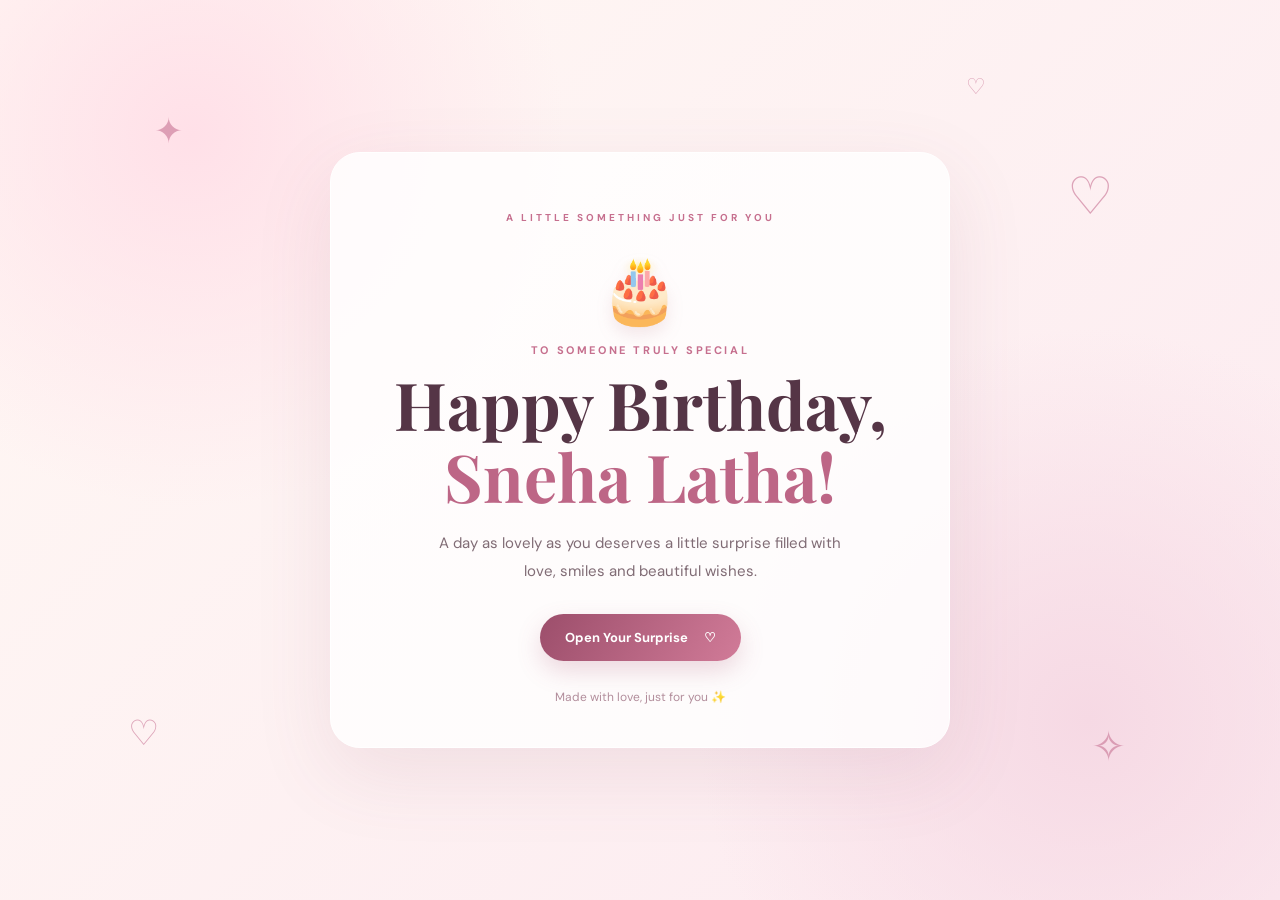
<file: index.html>
<!DOCTYPE html>
<html lang="en">
<head>
  <meta charset="UTF-8">
  <meta name="viewport" content="width=device-width, initial-scale=1.0">
  <title>A Little Surprise for Sneha Latha</title>
  <link rel="stylesheet" href="style.css">
</head>
<body class="welcome-page">
  <div class="sparkle sparkle-one">✦</div><div class="sparkle sparkle-two">♡</div>
  <main class="welcome-card">
    <div class="tiny-label">A LITTLE SOMETHING JUST FOR YOU</div>
    <div class="cake">🎂</div>
    <p class="eyebrow">To someone truly special</p>
    <h1>Happy Birthday,<br><span>Sneha Latha!</span></h1>
    <p class="intro">A day as lovely as you deserves a little surprise filled with love, smiles and beautiful wishes.</p>
    <a class="main-button" href="wishes.html">Open Your Surprise <span>♡</span></a>
    <p class="bottom-note">Made with love, just for you ✨</p>
  </main>
  <div class="floating f1">♡</div><div class="floating f2">✧</div><div class="floating f3">♡</div>
</body>
</html>
</file>
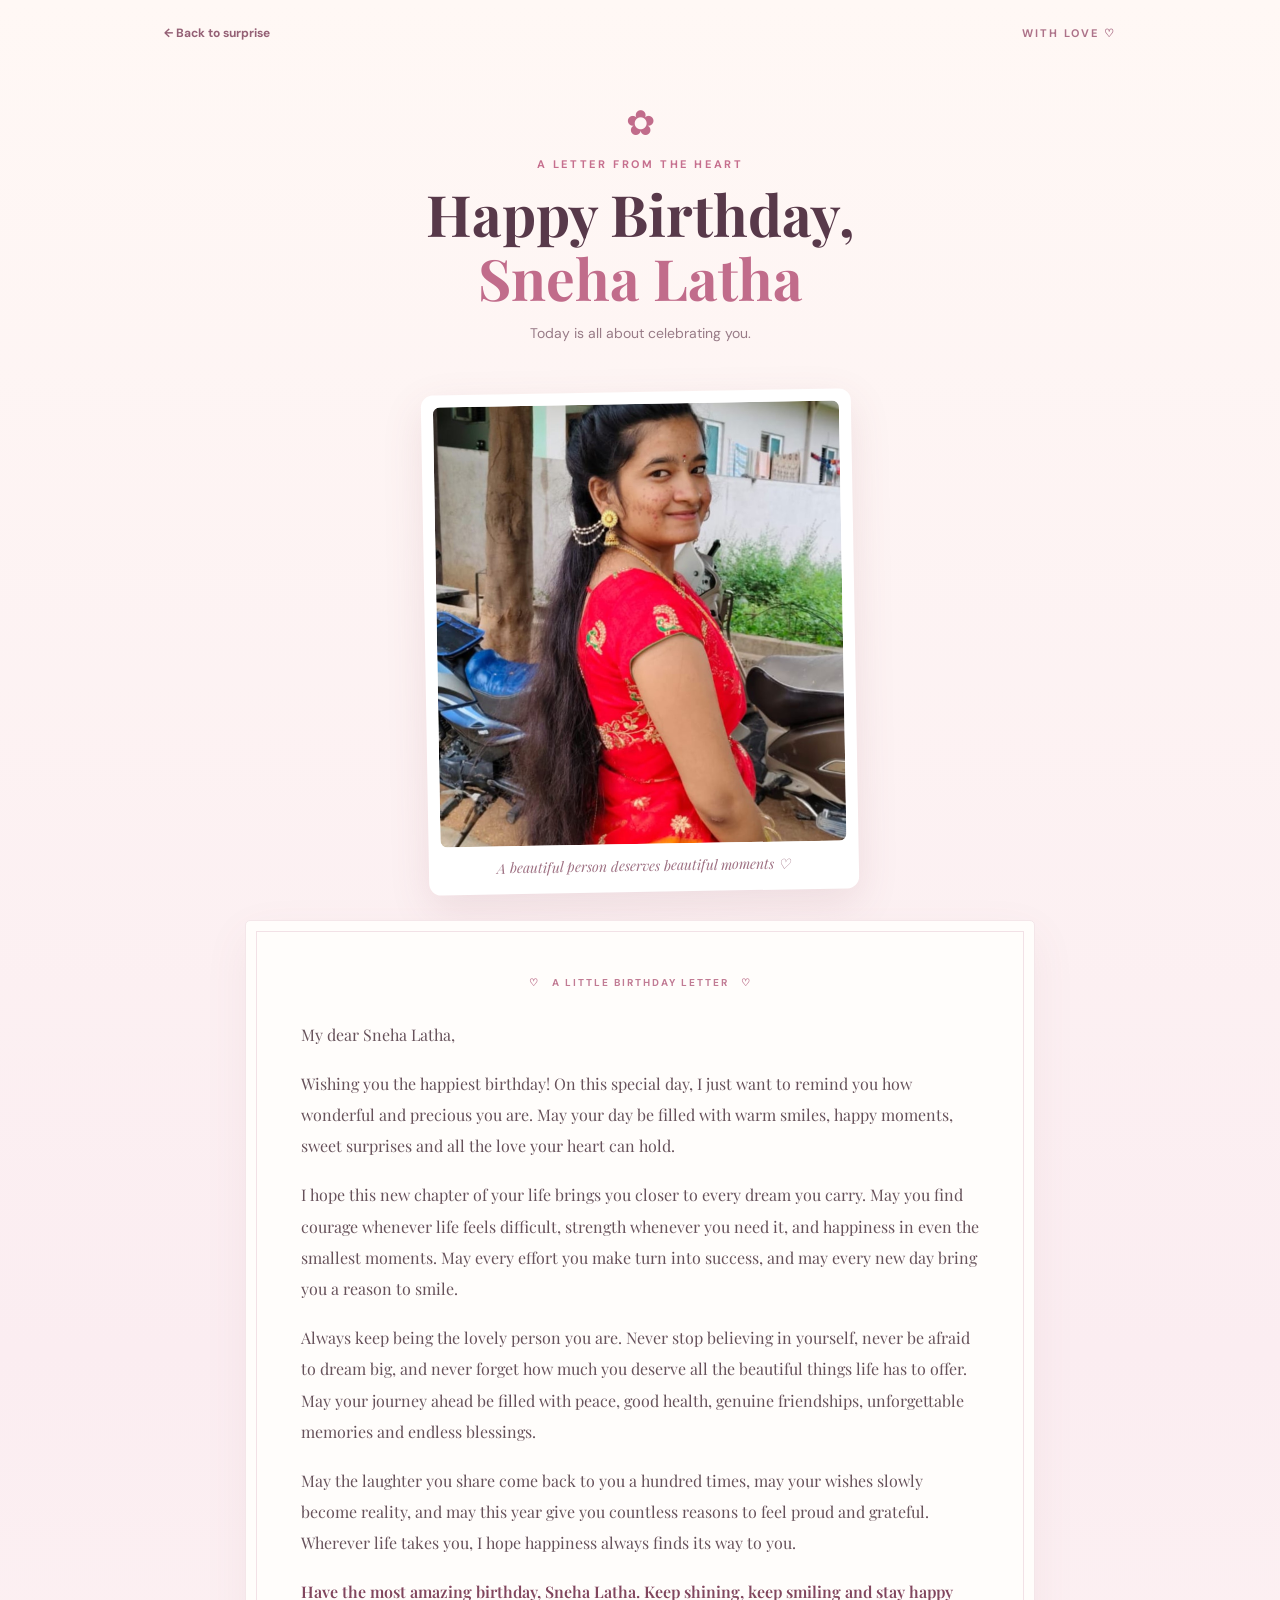
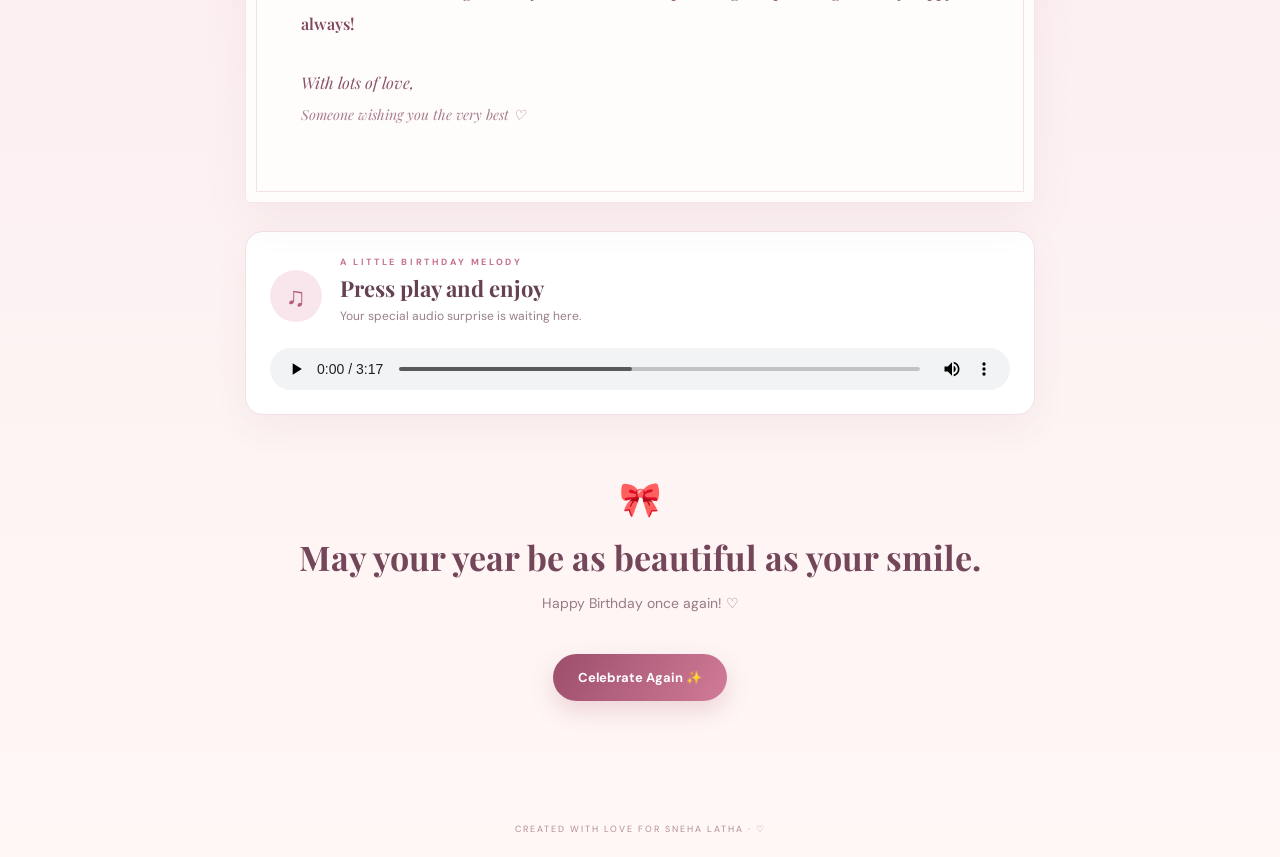
<file: wishes.html>
<!DOCTYPE html>
<html lang="en">
<head>
  <meta charset="UTF-8">
  <meta name="viewport" content="width=device-width, initial-scale=1.0">
  <title>A Birthday Letter for Sneha Latha</title>
  <link rel="stylesheet" href="style.css">
</head>
<body class="letter-page">
  <header class="topline"><a href="index.html">← Back to surprise</a><span>WITH LOVE ♡</span></header>
  <main class="content">
    <div class="heading">
      <div class="mini-flower">✿</div>
      <p class="eyebrow">A letter from the heart</p>
      <h1>Happy Birthday,<br><span>Sneha Latha</span></h1>
      <p class="subheading">Today is all about celebrating you.</p>
    </div>

    <section class="photo-frame">
      <img src="sneha-latha.jpg" alt="A special birthday memory">
      <span class="photo-caption">A beautiful person deserves beautiful moments ♡</span>
    </section>

    <article class="letter">
      <div class="letter-top">♡ &nbsp; A LITTLE BIRTHDAY LETTER &nbsp; ♡</div>
      <p>My dear Sneha Latha,</p>
      <p>Wishing you the happiest birthday! On this special day, I just want to remind you how wonderful and precious you are. May your day be filled with warm smiles, happy moments, sweet surprises and all the love your heart can hold.</p>
      <p>I hope this new chapter of your life brings you closer to every dream you carry. May you find courage whenever life feels difficult, strength whenever you need it, and happiness in even the smallest moments. May every effort you make turn into success, and may every new day bring you a reason to smile.</p>
      <p>Always keep being the lovely person you are. Never stop believing in yourself, never be afraid to dream big, and never forget how much you deserve all the beautiful things life has to offer. May your journey ahead be filled with peace, good health, genuine friendships, unforgettable memories and endless blessings.</p>
      <p>May the laughter you share come back to you a hundred times, may your wishes slowly become reality, and may this year give you countless reasons to feel proud and grateful. Wherever life takes you, I hope happiness always finds its way to you.</p>
      <p class="closing">Have the most amazing birthday, Sneha Latha. Keep shining, keep smiling and stay happy always!</p>
      <p class="signature">With lots of love,<br><span>Someone wishing you the very best ♡</span></p>
    </article>

    <section class="music-card">
      <div class="music-icon">♫</div>
      <div class="music-copy">
        <p class="eyebrow">A little birthday melody</p>
        <h2>Press play and enjoy</h2>
        <p>Your special audio surprise is waiting here.</p>
      </div>
      <audio controls preload="metadata">
        <source src="birthday-audio.mp3" type="audio/mpeg">
        Your browser does not support audio playback.
      </audio>
    </section>

    <div class="final-wish">
      <div>🎀</div>
      <h2>May your year be as beautiful as your smile.</h2>
      <p>Happy Birthday once again! ♡</p>
      <a class="main-button" href="index.html">Celebrate Again ✨</a>
    </div>
  </main>
  <footer>CREATED WITH LOVE FOR SNEHA LATHA · ♡</footer>
</body>
</html>
</file>
<file: style.css>
@import url('https://fonts.googleapis.com/css2?family=DM+Sans:wght@400;500;600;700&family=Playfair+Display:wght@500;600;700&display=swap');
:root{--wine:#813d58;--rose:#c66f8e;--cream:#fff9f5;--ink:#49333d;--muted:#8d737d}
*{box-sizing:border-box}
body{margin:0;color:var(--ink);font-family:'DM Sans',Arial,sans-serif}
.welcome-page{min-height:100vh;display:grid;place-items:center;padding:24px;overflow:hidden;position:relative;background:radial-gradient(circle at 15% 15%,#ffe0e8 0,transparent 28%),radial-gradient(circle at 85% 80%,#f6d9e4 0,transparent 30%),linear-gradient(135deg,#fff8f4,#fceaf0)}
.welcome-card{position:relative;z-index:2;width:min(620px,100%);padding:58px 42px 42px;text-align:center;background:rgba(255,255,255,.82);border:1px solid #fff;border-radius:30px;box-shadow:0 25px 80px #8a4b641c}
.tiny-label{font-size:10px;letter-spacing:3px;color:var(--rose);font-weight:700}
.cake{font-size:64px;margin:25px 0 10px;filter:drop-shadow(0 8px 8px #a9576920)}
.eyebrow{font-size:11px;letter-spacing:2.6px;text-transform:uppercase;color:var(--rose);font-weight:700}
h1,h2{font-family:'Playfair Display',Georgia,serif}
.welcome-card h1{font-size:clamp(40px,8vw,66px);line-height:1.08;margin:12px 0 18px;color:#553546}
h1 span{color:#bd6686}
.intro{max-width:420px;margin:0 auto;color:#806c75;line-height:1.85;font-size:15px}
.main-button{display:inline-flex;align-items:center;gap:16px;margin-top:28px;padding:15px 25px;border-radius:50px;text-decoration:none;color:white;background:linear-gradient(120deg,#9c4e6b,#d17b98);box-shadow:0 10px 25px #a64f6e35;font-weight:700;font-size:13px;transition:.2s}
.main-button:hover{transform:translateY(-3px);box-shadow:0 14px 30px #a64f6e45}
.bottom-note{margin:28px 0 0;color:#b28d9b;font-size:12px}
.sparkle,.floating{position:absolute;color:#cf83a0;opacity:.7;font-size:35px}.sparkle-one{top:12%;left:12%}.sparkle-two{right:13%;top:18%;font-size:52px}.f1{left:10%;bottom:16%}.f2{right:12%;bottom:14%;font-size:42px}.f3{right:23%;top:8%;font-size:22px}
.letter-page{min-height:100vh;background:linear-gradient(180deg,#fff8f5,#fbedf1 55%,#fff8f5)}
.topline{max-width:1000px;margin:auto;padding:25px 24px;display:flex;justify-content:space-between;align-items:center;color:#ad7289;font-size:11px;letter-spacing:2px;font-weight:700}
.topline a{color:#946075;text-decoration:none;letter-spacing:0;font-size:12px}
.content{width:min(790px,calc(100% - 32px));margin:10px auto 55px}
.heading{text-align:center;padding:24px 10px 26px}.mini-flower{font-size:35px;color:#c16c8b}.heading h1{font-size:clamp(38px,7vw,57px);line-height:1.12;margin:8px 0;color:#58394a}.heading h1 span{color:#c16c8b}.subheading{color:#987b87;font-size:14px}
.photo-frame{max-width:430px;margin:10px auto 28px;padding:12px 12px 17px;background:#fff;border-radius:12px;box-shadow:0 14px 40px #85465b20;transform:rotate(-1deg)}
.photo-frame img{display:block;width:100%;max-height:440px;object-fit:cover;border-radius:7px}
.photo-caption{display:block;text-align:center;padding:12px 5px 0;color:#9e7183;font-family:'Playfair Display',Georgia,serif;font-style:italic;font-size:14px}
.letter{position:relative;background:#fffdfb;padding:clamp(25px,6vw,55px);border-radius:5px;box-shadow:0 15px 45px #87516612;border:1px solid #f4e6e9;line-height:1.95;color:#66515a;font-family:'Playfair Display',Georgia,serif;font-size:16px}
.letter:before{content:"";position:absolute;inset:10px;border:1px solid #f2e1e6;pointer-events:none}
.letter p{position:relative;margin:0 0 18px}.letter-top{text-align:center;color:#c17b94;font:700 10px 'DM Sans',sans-serif;letter-spacing:2px;margin-bottom:30px}.letter .closing{color:#81465e;font-weight:600}.signature{padding-top:10px!important;color:#8a5269;font-style:italic}.signature span{font-size:14px;color:#a87d8e}
.music-card{margin:28px 0;padding:24px;display:grid;grid-template-columns:auto 1fr;gap:12px 18px;align-items:center;background:#fff;border:1px solid #f3dfe7;border-radius:18px;box-shadow:0 12px 35px #87516610}
.music-icon{width:52px;height:52px;border-radius:50%;display:grid;place-items:center;background:#f9e5ec;color:#b45f7e;font-size:27px;grid-row:span 2}
.music-copy .eyebrow{margin:0 0 5px;font-size:9px}.music-copy h2{margin:0;color:#654253;font-size:22px}.music-copy p:last-child{margin:5px 0 0;color:#987f89;font-size:12px}.music-card audio{grid-column:1/-1;width:100%;height:42px}
.final-wish{text-align:center;padding:34px 20px 45px}.final-wish>div{font-size:34px}.final-wish h2{font-size:clamp(24px,5vw,34px);color:#74465a;margin:12px 0}.final-wish p{color:#987b87;font-size:14px}
footer{text-align:center;padding:22px;color:#b38b9b;font-size:9px;letter-spacing:2px}
@media(max-width:520px){.welcome-card{padding:45px 23px 35px}.topline{padding:18px 18px}.content{width:calc(100% - 22px)}.letter{font-size:15px;padding:27px 22px}.music-card{padding:18px}.photo-frame img{max-height:380px}}
</file>
